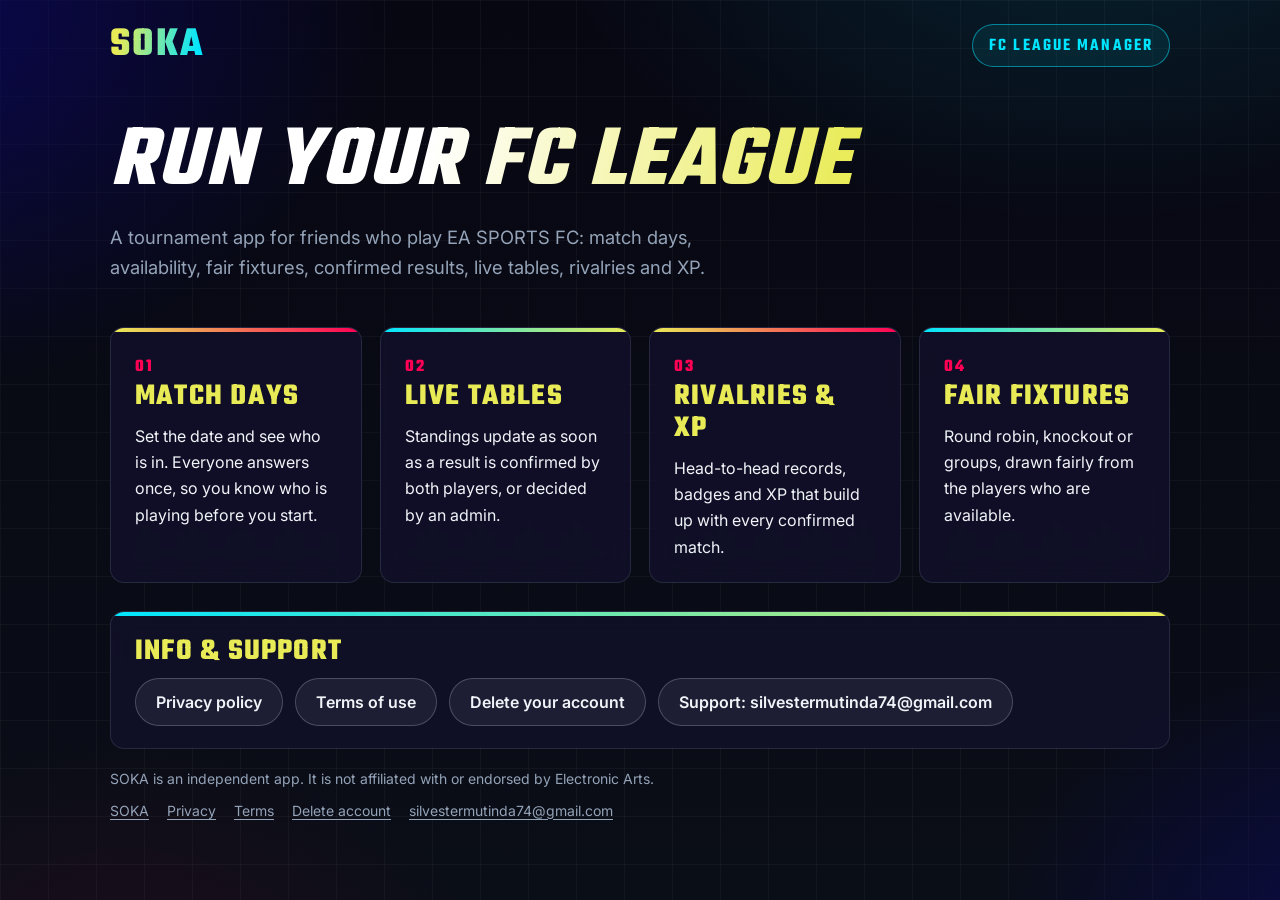
<file: index.html>
<!doctype html>
<html lang="en">
<head>
  <meta charset="utf-8">
  <meta name="viewport" content="width=device-width, initial-scale=1">
  <title>SOKA — run your FC league</title>
  <meta name="description" content="SOKA helps friends who play EA SPORTS FC run their own tournaments.">
  <meta name="theme-color" content="#070712">
  <link rel="preconnect" href="https://fonts.googleapis.com">
  <link rel="preconnect" href="https://fonts.gstatic.com" crossorigin>
  <link rel="stylesheet" href="https://fonts.googleapis.com/css2?family=Inter:wght@400;500;600;700;800&family=Teko:wght@600;700&display=swap">
  <link rel="stylesheet" href="theme.css">
</head>
<body>
  <a class="skip-link" href="#main">Skip to content</a>

  <header class="site-header">
    <div class="wrap wrap--wide">
      <a class="wordmark" href="index.html" aria-label="SOKA home">SOKA</a>
      <span class="pill">FC League Manager</span>
    </div>
  </header>

  <main id="main" class="wrap wrap--wide">
    <section class="hero" aria-labelledby="hero-title">
      <h1 id="hero-title">Run your FC league</h1>
      <p class="lead">A tournament app for friends who play EA SPORTS FC: match days, availability, fair fixtures, confirmed results, live tables, rivalries and XP.</p>
    </section>

    <section aria-label="Features" class="features">
      <article class="card">
        <span class="feature-num" aria-hidden="true">01</span>
        <h2>Match Days</h2>
        <p>Set the date and see who is in. Everyone answers once, so you know who is playing before you start.</p>
      </article>
      <article class="card card--cyan">
        <span class="feature-num" aria-hidden="true">02</span>
        <h2>Live Tables</h2>
        <p>Standings update as soon as a result is confirmed by both players, or decided by an admin.</p>
      </article>
      <article class="card">
        <span class="feature-num" aria-hidden="true">03</span>
        <h2>Rivalries &amp; XP</h2>
        <p>Head-to-head records, badges and XP that build up with every confirmed match.</p>
      </article>
      <article class="card card--cyan">
        <span class="feature-num" aria-hidden="true">04</span>
        <h2>Fair Fixtures</h2>
        <p>Round robin, knockout or groups, drawn fairly from the players who are available.</p>
      </article>
    </section>

    <section class="card card--cyan" aria-labelledby="links-title">
      <h2 id="links-title">Info &amp; support</h2>
      <ul class="link-pills">
        <li><a href="privacy.html">Privacy policy</a></li>
        <li><a href="terms.html">Terms of use</a></li>
        <li><a href="account-deletion.html">Delete your account</a></li>
        <li><a href="mailto:silvestermutinda74@gmail.com">Support: silvestermutinda74@gmail.com</a></li>
      </ul>
    </section>

    <p class="muted">SOKA is an independent app. It is not affiliated with or endorsed by Electronic Arts.</p>
  </main>

  <footer class="site-footer">
    <div class="wrap wrap--wide">
      <nav aria-label="Site">
        <ul>
          <li><a href="index.html">SOKA</a></li>
          <li><a href="privacy.html">Privacy</a></li>
          <li><a href="terms.html">Terms</a></li>
          <li><a href="account-deletion.html">Delete account</a></li>
          <li><a href="mailto:silvestermutinda74@gmail.com">silvestermutinda74@gmail.com</a></li>
        </ul>
      </nav>
    </div>
  </footer>
</body>
</html>
</file>
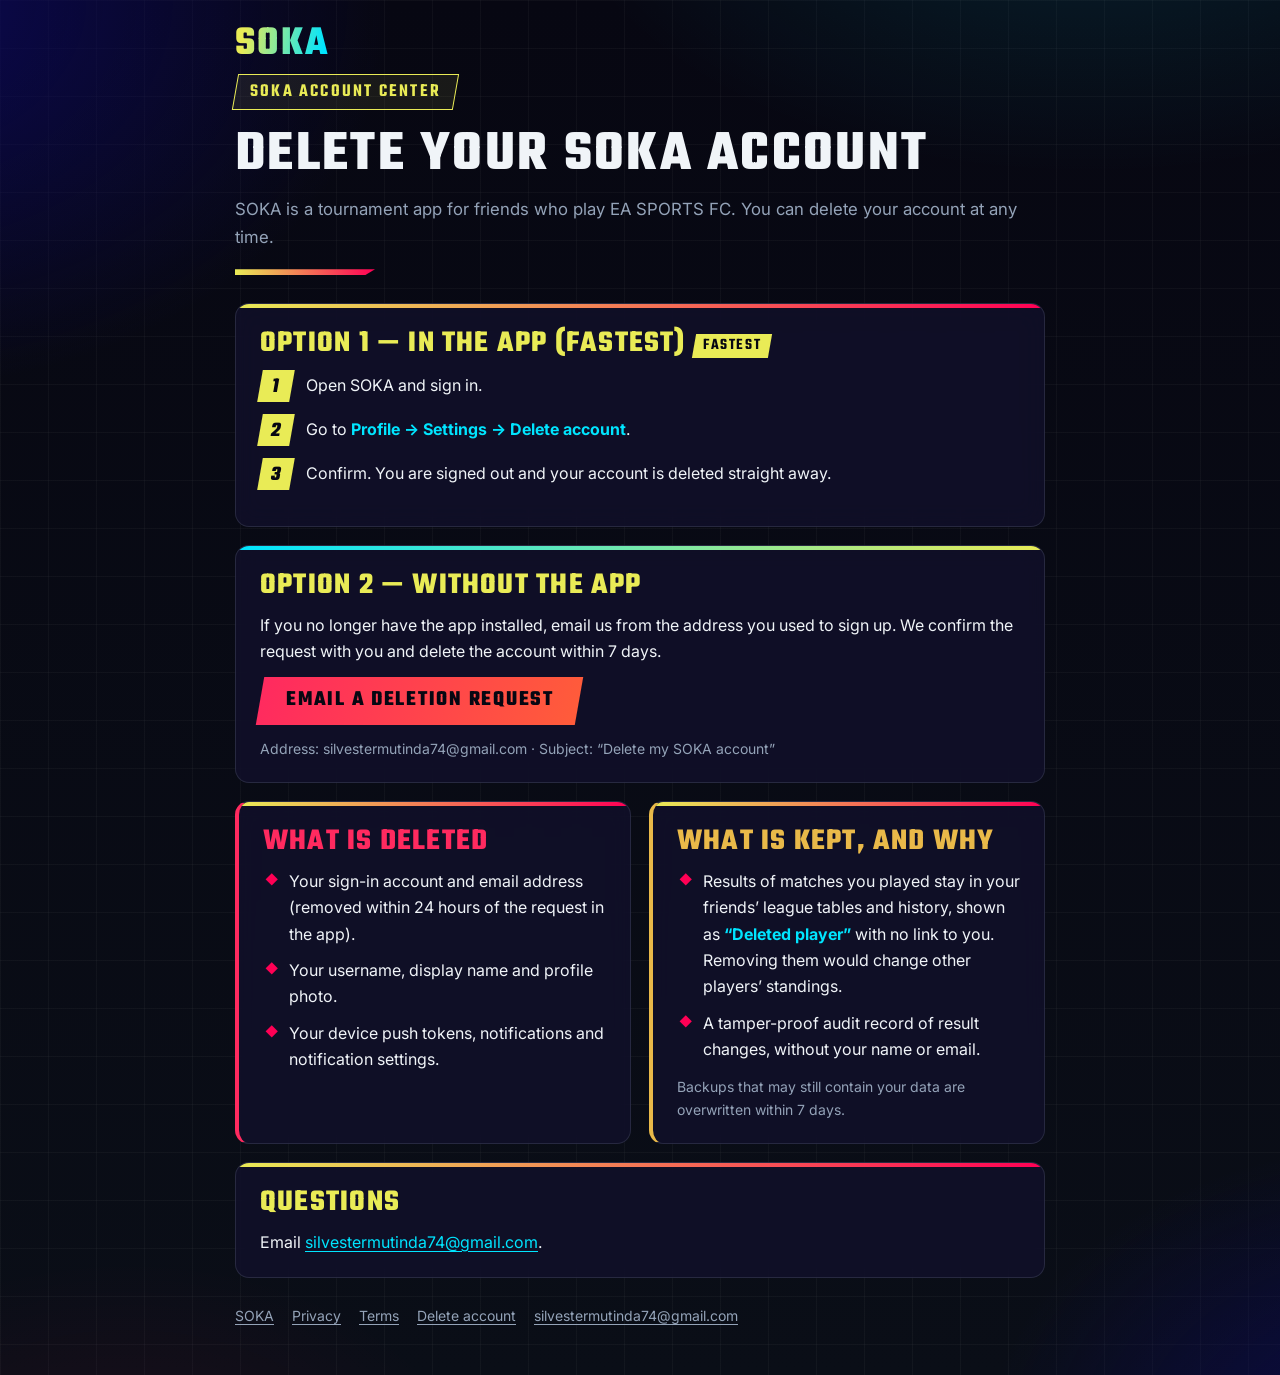
<file: account-deletion.html>
<!doctype html>
<html lang="en">
<head>
  <meta charset="utf-8">
  <meta name="viewport" content="width=device-width, initial-scale=1">
  <title>Delete your SOKA account</title>
  <meta name="description" content="How to delete your SOKA account and what happens to your data.">
  <meta name="robots" content="index, follow">
  <meta name="theme-color" content="#070712">
  <link rel="preconnect" href="https://fonts.googleapis.com">
  <link rel="preconnect" href="https://fonts.gstatic.com" crossorigin>
  <link rel="stylesheet" href="https://fonts.googleapis.com/css2?family=Inter:wght@400;500;600;700;800&family=Teko:wght@600;700&display=swap">
  <link rel="stylesheet" href="theme.css">
</head>
<body>
  <a class="skip-link" href="#main">Skip to content</a>

  <header class="site-header">
    <div class="wrap">
      <a class="wordmark" href="index.html" aria-label="SOKA home">SOKA</a>
    </div>
  </header>

  <main id="main" class="wrap">
    <div class="page-head">
      <span class="badge" aria-hidden="true"><span>SOKA Account Center</span></span>
      <h1>Delete your SOKA account</h1>
      <p class="lead">SOKA is a tournament app for friends who play EA SPORTS FC. You can delete your account at any time.</p>
      <span class="ribbon" aria-hidden="true"></span>
    </div>

    <section class="card">
      <h2>Option 1 — in the app (fastest)<span class="tag tag--yellow" aria-hidden="true"><span>Fastest</span></span></h2>
      <ol class="steps">
        <li>Open SOKA and sign in.</li>
        <li>Go to <strong>Profile → Settings → Delete account</strong>.</li>
        <li>Confirm. You are signed out and your account is deleted straight away.</li>
      </ol>
    </section>

    <section class="card card--cyan">
      <h2>Option 2 — without the app</h2>
      <p>If you no longer have the app installed, email us from the address you used to sign up. We confirm the request with you and delete the account within 7 days.</p>
      <p><a class="btn btn--danger" href="mailto:silvestermutinda74@gmail.com?subject=Delete%20my%20SOKA%20account&amp;body=Please%20delete%20the%20SOKA%20account%20that%20uses%20this%20email%20address.%0AUsername%20(if%20you%20remember%20it)%3A%20"><span>Email a deletion request</span></a></p>
      <p class="muted">Address: silvestermutinda74@gmail.com · Subject: “Delete my SOKA account”</p>
    </section>

    <div class="split">
      <section class="card box-deleted">
        <h2>What is deleted</h2>
        <ul class="list">
          <li>Your sign-in account and email address (removed within 24 hours of the request in the app).</li>
          <li>Your username, display name and profile photo.</li>
          <li>Your device push tokens, notifications and notification settings.</li>
        </ul>
      </section>

      <section class="card box-kept">
        <h2>What is kept, and why</h2>
        <ul class="list">
          <li>Results of matches you played stay in your friends’ league tables and history, shown as <strong>“Deleted player”</strong> with no link to you. Removing them would change other players’ standings.</li>
          <li>A tamper-proof audit record of result changes, without your name or email.</li>
        </ul>
        <p class="muted">Backups that may still contain your data are overwritten within 7 days.</p>
      </section>
    </div>

    <section class="card">
      <h2>Questions</h2>
      <p>Email <a href="mailto:silvestermutinda74@gmail.com">silvestermutinda74@gmail.com</a>.</p>
    </section>
  </main>

  <footer class="site-footer">
    <div class="wrap">
      <nav aria-label="Site">
        <ul>
          <li><a href="index.html">SOKA</a></li>
          <li><a href="privacy.html">Privacy</a></li>
          <li><a href="terms.html">Terms</a></li>
          <li><a href="account-deletion.html" aria-current="page">Delete account</a></li>
          <li><a href="mailto:silvestermutinda74@gmail.com">silvestermutinda74@gmail.com</a></li>
        </ul>
      </nav>
    </div>
  </footer>
</body>
</html>
</file>
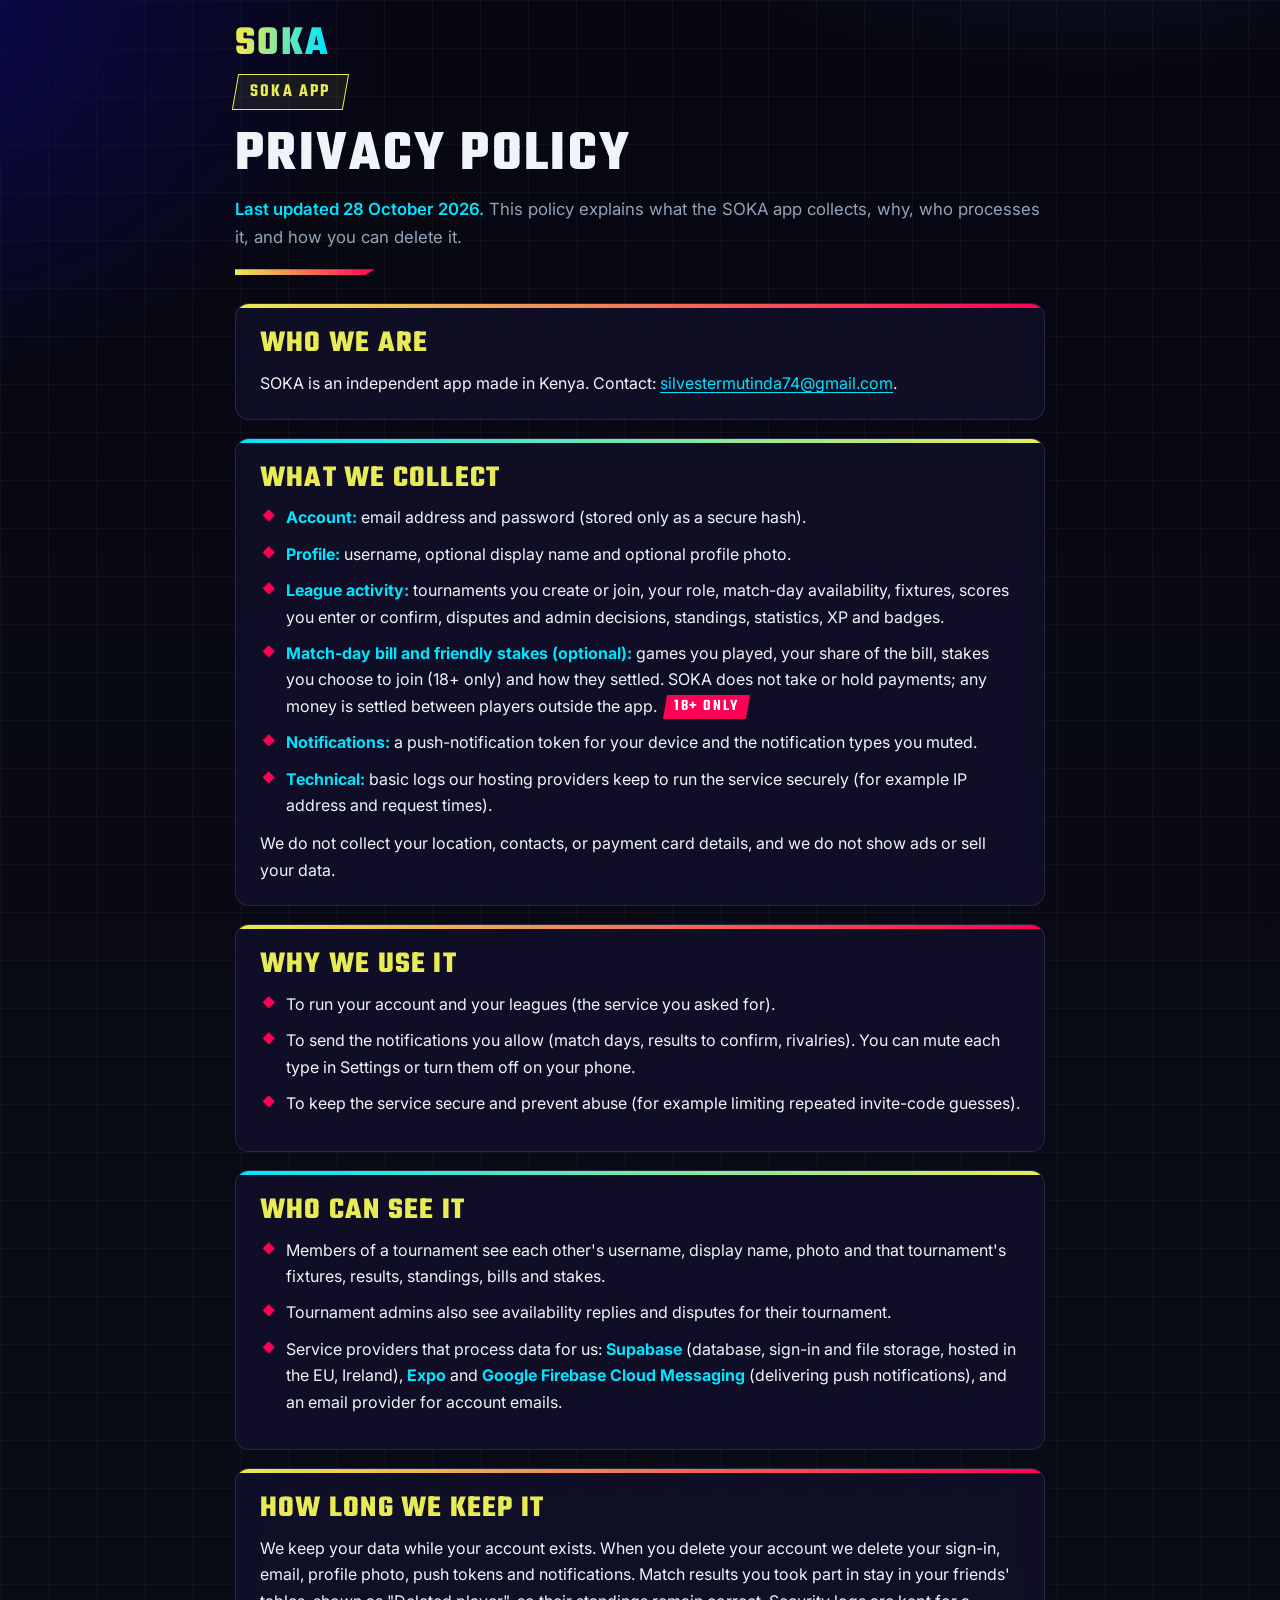
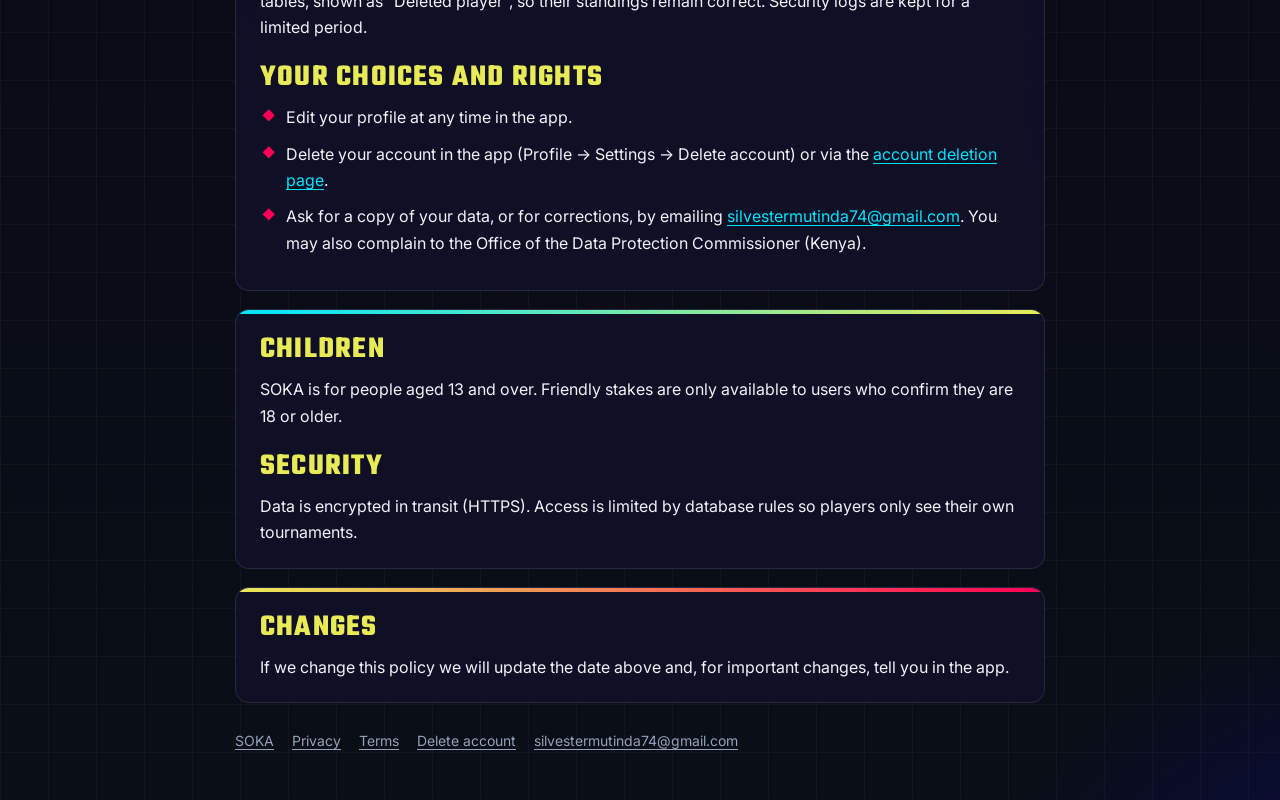
<file: privacy.html>
<!doctype html>
<html lang="en">
<head>
  <meta charset="utf-8">
  <meta name="viewport" content="width=device-width, initial-scale=1">
  <title>SOKA privacy policy</title>
  <meta name="description" content="What data SOKA collects, why, and your choices.">
  <meta name="theme-color" content="#070712">
  <link rel="preconnect" href="https://fonts.googleapis.com">
  <link rel="preconnect" href="https://fonts.gstatic.com" crossorigin>
  <link rel="stylesheet" href="https://fonts.googleapis.com/css2?family=Inter:wght@400;500;600;700;800&family=Teko:wght@600;700&display=swap">
  <link rel="stylesheet" href="theme.css">
</head>
<body>
  <a class="skip-link" href="#main">Skip to content</a>

  <header class="site-header">
    <div class="wrap">
      <a class="wordmark" href="index.html" aria-label="SOKA home">SOKA</a>
    </div>
  </header>

  <main id="main" class="wrap">
    <div class="page-head">
      <span class="badge" aria-hidden="true"><span>SOKA App</span></span>
      <h1>Privacy policy</h1>
      <p class="lead"><time datetime="2026-10-28">Last updated 28 October 2026.</time> This policy explains what the SOKA app collects, why, who processes it, and how you can delete it.</p>
      <span class="ribbon" aria-hidden="true"></span>
    </div>

    <section class="card">
      <h2>Who we are</h2>
      <p>SOKA is an independent app made in Kenya. Contact: <a href="mailto:silvestermutinda74@gmail.com">silvestermutinda74@gmail.com</a>.</p>
    </section>

    <section class="card card--cyan">
      <h2>What we collect</h2>
      <ul class="list">
        <li><strong>Account:</strong> email address and password (stored only as a secure hash).</li>
        <li><strong>Profile:</strong> username, optional display name and optional profile photo.</li>
        <li><strong>League activity:</strong> tournaments you create or join, your role, match-day availability, fixtures, scores you enter or confirm, disputes and admin decisions, standings, statistics, XP and badges.</li>
        <li><strong>Match-day bill and friendly stakes (optional):</strong> games you played, your share of the bill, stakes you choose to join (18+ only) and how they settled. SOKA does not take or hold payments; any money is settled between players outside the app.<span class="tag" aria-hidden="true"><span>18+ Only</span></span></li>
        <li><strong>Notifications:</strong> a push-notification token for your device and the notification types you muted.</li>
        <li><strong>Technical:</strong> basic logs our hosting providers keep to run the service securely (for example IP address and request times).</li>
      </ul>
      <p>We do not collect your location, contacts, or payment card details, and we do not show ads or sell your data.</p>
    </section>

    <section class="card">
      <h2>Why we use it</h2>
      <ul class="list">
        <li>To run your account and your leagues (the service you asked for).</li>
        <li>To send the notifications you allow (match days, results to confirm, rivalries). You can mute each type in Settings or turn them off on your phone.</li>
        <li>To keep the service secure and prevent abuse (for example limiting repeated invite-code guesses).</li>
      </ul>
    </section>

    <section class="card card--cyan">
      <h2>Who can see it</h2>
      <ul class="list">
        <li>Members of a tournament see each other's username, display name, photo and that tournament's fixtures, results, standings, bills and stakes.</li>
        <li>Tournament admins also see availability replies and disputes for their tournament.</li>
        <li>Service providers that process data for us: <strong>Supabase</strong> (database, sign-in and file storage, hosted in the EU, Ireland), <strong>Expo</strong> and <strong>Google Firebase Cloud Messaging</strong> (delivering push notifications), and an email provider for account emails.</li>
      </ul>
    </section>

    <section class="card">
      <h2>How long we keep it</h2>
      <p>We keep your data while your account exists. When you delete your account we delete your sign-in, email, profile photo, push tokens and notifications. Match results you took part in stay in your friends' tables, shown as "Deleted player", so their standings remain correct. Security logs are kept for a limited period.</p>

      <h2>Your choices and rights</h2>
      <ul class="list">
        <li>Edit your profile at any time in the app.</li>
        <li>Delete your account in the app (Profile → Settings → Delete account) or via the <a href="account-deletion.html">account deletion page</a>.</li>
        <li>Ask for a copy of your data, or for corrections, by emailing <a href="mailto:silvestermutinda74@gmail.com">silvestermutinda74@gmail.com</a>. You may also complain to the Office of the Data Protection Commissioner (Kenya).</li>
      </ul>
    </section>

    <section class="card card--cyan">
      <h2>Children</h2>
      <p>SOKA is for people aged 13 and over. Friendly stakes are only available to users who confirm they are 18 or older.</p>

      <h2>Security</h2>
      <p>Data is encrypted in transit (HTTPS). Access is limited by database rules so players only see their own tournaments.</p>
    </section>

    <section class="card">
      <h2>Changes</h2>
      <p>If we change this policy we will update the date above and, for important changes, tell you in the app.</p>
    </section>
  </main>

  <footer class="site-footer">
    <div class="wrap">
      <nav aria-label="Site">
        <ul>
          <li><a href="index.html">SOKA</a></li>
          <li><a href="privacy.html" aria-current="page">Privacy</a></li>
          <li><a href="terms.html">Terms</a></li>
          <li><a href="account-deletion.html">Delete account</a></li>
          <li><a href="mailto:silvestermutinda74@gmail.com">silvestermutinda74@gmail.com</a></li>
        </ul>
      </nav>
    </div>
  </footer>
</body>
</html>
</file>
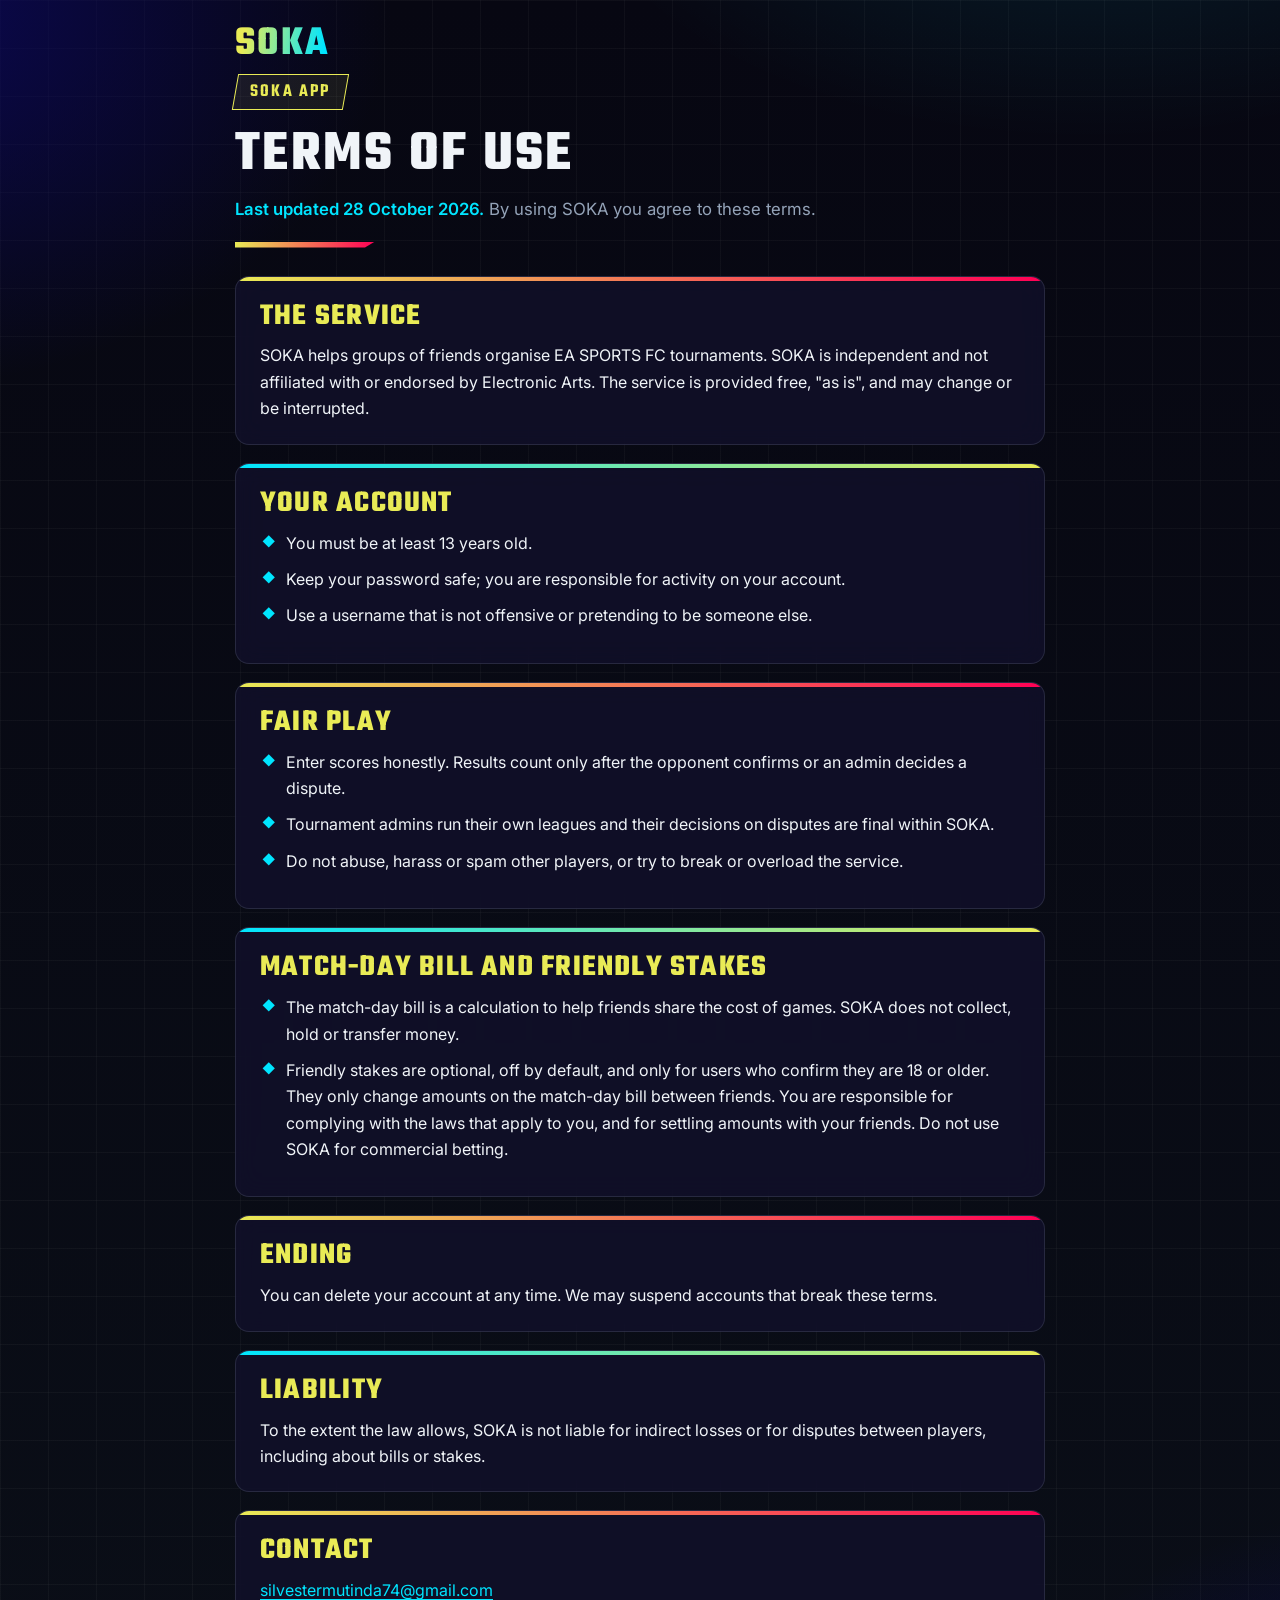
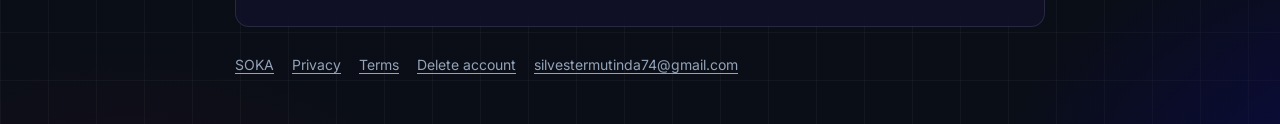
<file: terms.html>
<!doctype html>
<html lang="en">
<head>
  <meta charset="utf-8">
  <meta name="viewport" content="width=device-width, initial-scale=1">
  <title>SOKA terms of use</title>
  <meta name="description" content="The rules for using SOKA.">
  <meta name="theme-color" content="#070712">
  <link rel="preconnect" href="https://fonts.googleapis.com">
  <link rel="preconnect" href="https://fonts.gstatic.com" crossorigin>
  <link rel="stylesheet" href="https://fonts.googleapis.com/css2?family=Inter:wght@400;500;600;700;800&family=Teko:wght@600;700&display=swap">
  <link rel="stylesheet" href="theme.css">
</head>
<body>
  <a class="skip-link" href="#main">Skip to content</a>

  <header class="site-header">
    <div class="wrap">
      <a class="wordmark" href="index.html" aria-label="SOKA home">SOKA</a>
    </div>
  </header>

  <main id="main" class="wrap">
    <div class="page-head">
      <span class="badge" aria-hidden="true"><span>SOKA App</span></span>
      <h1>Terms of use</h1>
      <p class="lead"><time datetime="2026-10-28">Last updated 28 October 2026.</time> By using SOKA you agree to these terms.</p>
      <span class="ribbon" aria-hidden="true"></span>
    </div>

    <section class="card">
      <h2>The service</h2>
      <p>SOKA helps groups of friends organise EA SPORTS FC tournaments. SOKA is independent and not affiliated with or endorsed by Electronic Arts. The service is provided free, "as is", and may change or be interrupted.</p>
    </section>

    <section class="card card--cyan">
      <h2>Your account</h2>
      <ul class="list list--cyan">
        <li>You must be at least 13 years old.</li>
        <li>Keep your password safe; you are responsible for activity on your account.</li>
        <li>Use a username that is not offensive or pretending to be someone else.</li>
      </ul>
    </section>

    <section class="card">
      <h2>Fair play</h2>
      <ul class="list list--cyan">
        <li>Enter scores honestly. Results count only after the opponent confirms or an admin decides a dispute.</li>
        <li>Tournament admins run their own leagues and their decisions on disputes are final within SOKA.</li>
        <li>Do not abuse, harass or spam other players, or try to break or overload the service.</li>
      </ul>
    </section>

    <section class="card card--cyan">
      <h2>Match-day bill and friendly stakes</h2>
      <ul class="list list--cyan">
        <li>The match-day bill is a calculation to help friends share the cost of games. SOKA does not collect, hold or transfer money.</li>
        <li>Friendly stakes are optional, off by default, and only for users who confirm they are 18 or older. They only change amounts on the match-day bill between friends. You are responsible for complying with the laws that apply to you, and for settling amounts with your friends. Do not use SOKA for commercial betting.</li>
      </ul>
    </section>

    <section class="card">
      <h2>Ending</h2>
      <p>You can delete your account at any time. We may suspend accounts that break these terms.</p>
    </section>

    <section class="card card--cyan">
      <h2>Liability</h2>
      <p>To the extent the law allows, SOKA is not liable for indirect losses or for disputes between players, including about bills or stakes.</p>
    </section>

    <section class="card">
      <h2>Contact</h2>
      <p><a href="mailto:silvestermutinda74@gmail.com">silvestermutinda74@gmail.com</a></p>
    </section>
  </main>

  <footer class="site-footer">
    <div class="wrap">
      <nav aria-label="Site">
        <ul>
          <li><a href="index.html">SOKA</a></li>
          <li><a href="privacy.html">Privacy</a></li>
          <li><a href="terms.html" aria-current="page">Terms</a></li>
          <li><a href="account-deletion.html">Delete account</a></li>
          <li><a href="mailto:silvestermutinda74@gmail.com">silvestermutinda74@gmail.com</a></li>
        </ul>
      </nav>
    </div>
  </footer>
</body>
</html>
</file>
<file: theme.css>
/* SOKA web theme: console-football look, shared by every page. Plain CSS, no build step. */

:root {
  --bg-deep: #070712;
  --bg-deep-2: #0a0e17;
  --bg-navy: #0b0860;
  --surface: rgba(18, 17, 44, 0.75);
  --surface-solid: rgba(18, 17, 44, 0.96);
  --border: rgba(148, 163, 184, 0.18);
  --neon-yellow: #e9eb56;
  --neon-cyan: #00e5ff;
  --neon-pink: #ff0055;
  --danger: #ff2a5f;
  --gold: #e9b949;
  --text-main: #f0f4f8;
  --text-muted: #94a3b8;
  --on-neon: #070712;

  --font-display: 'Teko', 'Arial Narrow', 'Roboto Condensed', Impact, sans-serif;
  --font-body: 'Inter', system-ui, -apple-system, 'Segoe UI', Roboto, Arial, sans-serif;

  --radius: 14px;
  --wrap: 850px;
  --wrap-wide: 1100px;
  --ease: cubic-bezier(0.2, 0.7, 0.2, 1);
  color-scheme: dark;
}

* { box-sizing: border-box; }

html { -webkit-text-size-adjust: 100%; background-color: #070712; }

body {
  margin: 0;
  min-height: 100vh;
  color: var(--text-main);
  font: 16px/1.65 var(--font-body);
  background-color: var(--bg-deep);
  background-image:
    radial-gradient(900px 520px at 85% -10%, rgba(0, 229, 255, 0.12), transparent 60%),
    radial-gradient(800px 600px at -10% 0%, rgba(11, 8, 96, 0.85), transparent 65%),
    radial-gradient(700px 500px at 110% 105%, rgba(11, 8, 96, 0.7), transparent 60%),
    radial-gradient(600px 420px at 10% 110%, rgba(255, 0, 85, 0.08), transparent 60%),
    linear-gradient(rgba(240, 244, 248, 0.035) 1px, transparent 1px),
    linear-gradient(90deg, rgba(240, 244, 248, 0.035) 1px, transparent 1px),
    linear-gradient(180deg, var(--bg-deep), var(--bg-deep-2));
  background-size: auto, auto, auto, auto, 48px 48px, 48px 48px, auto;
  /* No background-attachment: fixed: iOS Safari ignores it and it cuts off on long pages. */
}

/* ---------- Layout ---------- */

.wrap { width: 100%; max-width: var(--wrap); margin: 0 auto; padding: 0 20px; }
.wrap--wide { max-width: var(--wrap-wide); }

.skip-link {
  position: absolute; left: 12px; top: -48px; z-index: 10;
  padding: 10px 16px; border-radius: 8px;
  background: var(--neon-yellow); color: var(--on-neon); font-weight: 700; text-decoration: none;
}
.skip-link:focus { top: 12px; }

.site-header { padding: 24px 0 8px; }
.site-header .wrap { display: flex; align-items: center; justify-content: space-between; gap: 12px; flex-wrap: wrap; }

.wordmark {
  font-family: var(--font-display); font-weight: 700; font-size: 2.6rem; line-height: 1;
  letter-spacing: 0.06em; text-transform: uppercase; text-decoration: none;
  background: linear-gradient(100deg, var(--neon-yellow) 10%, var(--neon-cyan) 90%);
  -webkit-background-clip: text; background-clip: text; color: transparent;
}

main { display: block; padding: 24px 0 48px; }

.site-footer { padding: 8px 0 40px; color: var(--text-muted); font-size: 14px; }
.site-footer nav ul { list-style: none; margin: 0 0 8px; padding: 0; display: flex; flex-wrap: wrap; gap: 4px 18px; }
.site-footer a { color: var(--text-muted); }
.site-footer a:hover { color: var(--neon-cyan); }

/* ---------- Type ---------- */

h1, h2, h3, .display {
  font-family: var(--font-display); font-weight: 700; text-transform: uppercase;
  letter-spacing: 0.04em; line-height: 1.05; margin: 0;
}
h1 { font-size: clamp(2.6rem, 6vw, 3.6rem); color: var(--text-main); }
h2 { font-size: 1.9rem; color: var(--neon-yellow); margin-bottom: 10px; }
h3 { font-size: 1.45rem; color: var(--text-main); margin-bottom: 6px; }

p { margin: 0 0 12px; }
p:last-child { margin-bottom: 0; }
.lead { color: var(--text-muted); font-size: 1.05rem; margin: 10px 0 0; }
.muted { color: var(--text-muted); font-size: 14px; }
time, .timestamp { color: var(--neon-cyan); font-weight: 600; }

a { color: var(--neon-cyan); text-underline-offset: 3px; }
a:hover { color: var(--neon-yellow); }
strong { color: var(--neon-cyan); font-weight: 700; }

:focus-visible { outline: 3px solid var(--neon-yellow); outline-offset: 3px; border-radius: 4px; }

/* ---------- Page heading block ---------- */

.page-head { margin-bottom: 28px; }
.page-head .badge { margin-bottom: 16px; }

/* Angled neon ribbon under the title (terms, privacy, account pages) */
.ribbon {
  display: block; height: 6px; width: 140px; margin-top: 18px;
  background: linear-gradient(90deg, var(--neon-yellow), var(--neon-pink));
  clip-path: polygon(0 0, 100% 0, calc(100% - 10px) 100%, 0 100%);
}

/* ---------- Badges, tags, buttons (skewed, text counter-skewed) ---------- */

.badge, .btn, .tag {
  display: inline-block; transform: skewX(-10deg); text-decoration: none;
}
.badge > span, .btn > span, .tag > span { display: inline-block; transform: skewX(10deg); }

.badge {
  padding: 4px 14px; border: 1px solid var(--neon-yellow); color: var(--neon-yellow);
  font-family: var(--font-display); font-weight: 600; font-size: 1.15rem; letter-spacing: 0.12em;
  text-transform: uppercase; line-height: 1.4; background: rgba(233, 235, 86, 0.08);
}
.badge--pink { border-color: var(--neon-pink); color: #fff; background: var(--neon-pink); }
.badge--danger { border-color: var(--danger); color: var(--on-neon); background: var(--danger); }

.tag {
  margin-left: 8px; padding: 0 9px; vertical-align: 2px;
  font-family: var(--font-display); font-weight: 600; font-size: 1rem; letter-spacing: 0.1em;
  text-transform: uppercase; line-height: 1.5; color: #fff; background: var(--neon-pink);
}
.tag--yellow { background: var(--neon-yellow); color: var(--on-neon); }

.btn {
  min-height: 48px; padding: 12px 26px; border: 0; cursor: pointer;
  font-family: var(--font-display); font-weight: 700; font-size: 1.35rem; letter-spacing: 0.08em;
  text-transform: uppercase; line-height: 1;
  color: var(--on-neon); background: var(--neon-yellow);
  box-shadow: 0 0 0 rgba(233, 235, 86, 0);
  transition: transform 180ms var(--ease), background-color 180ms var(--ease), box-shadow 180ms var(--ease);
}
.btn:hover, .btn:focus-visible {
  color: var(--on-neon); background: var(--neon-cyan);
  transform: skewX(-10deg) translateY(-2px); box-shadow: 0 8px 24px rgba(0, 229, 255, 0.35);
}
.btn--danger { background: linear-gradient(100deg, var(--danger), #ff5c3a); }
.btn--danger:hover, .btn--danger:focus-visible { background: linear-gradient(100deg, #ff4d78, #ff7a5c); box-shadow: 0 8px 24px rgba(255, 42, 95, 0.4); }

/* ---------- Glass cards ---------- */

.card {
  position: relative; overflow: hidden;
  margin: 0 0 18px; padding: 24px 24px 22px;
  background: var(--surface-solid);
  border: 1px solid var(--border); border-radius: var(--radius);
  transition: transform 200ms var(--ease), border-color 200ms var(--ease), box-shadow 200ms var(--ease);
}
@supports ((-webkit-backdrop-filter: blur(12px)) or (backdrop-filter: blur(12px))) {
  .card { background: var(--surface); -webkit-backdrop-filter: blur(12px); backdrop-filter: blur(12px); }
}
.card::before {
  content: ''; position: absolute; inset: 0 0 auto 0; height: 4px;
  background: linear-gradient(90deg, var(--neon-yellow), var(--neon-pink));
}
.card--cyan::before { background: linear-gradient(90deg, var(--neon-cyan), var(--neon-yellow)); }
.card:hover {
  transform: translateY(-2px);
  border-color: rgba(233, 235, 86, 0.45);
  box-shadow: 0 10px 30px rgba(0, 0, 0, 0.35), 0 0 0 1px rgba(233, 235, 86, 0.15);
}
.card h2 + h2, .card p + h2, .card ul + h2 { margin-top: 22px; }

/* ---------- Lists ---------- */

.list { list-style: none; margin: 0 0 12px; padding: 0; }
.list li { position: relative; padding-left: 26px; margin: 10px 0; }
.list li::before {
  content: '◆'; position: absolute; left: 2px; top: 1px;
  color: var(--neon-pink); font-size: 0.8em;
}
.list--cyan li::before { color: var(--neon-cyan); }

.steps { list-style: none; counter-reset: step; margin: 0; padding: 0; }
.steps li { counter-increment: step; position: relative; padding-left: 46px; margin: 12px 0; min-height: 32px; }
.steps li::before {
  content: counter(step); position: absolute; left: 0; top: -2px;
  width: 32px; height: 32px; display: grid; place-items: center;
  font-family: var(--font-display); font-weight: 700; font-size: 1.3rem; color: var(--on-neon);
  background: var(--neon-yellow); transform: skewX(-10deg);
}

/* ---------- Landing ---------- */

.pill {
  display: inline-block; padding: 6px 16px; border-radius: 999px;
  border: 1px solid rgba(0, 229, 255, 0.5); color: var(--neon-cyan);
  font-family: var(--font-display); font-weight: 600; font-size: 1.1rem; letter-spacing: 0.12em; text-transform: uppercase;
  background: rgba(0, 229, 255, 0.08);
}

.hero { padding: 48px 0 36px; }
.hero h1 {
  font-size: clamp(3rem, 8vw, 5.5rem); font-style: italic; line-height: 0.92; letter-spacing: 0.02em;
  background: linear-gradient(100deg, #fff 30%, var(--neon-yellow) 70%);
  -webkit-background-clip: text; background-clip: text; color: transparent;
}
.hero .lead { max-width: 640px; font-size: 1.15rem; margin-top: 18px; }

.features { display: grid; grid-template-columns: repeat(auto-fit, minmax(230px, 1fr)); gap: 18px; margin: 8px 0 28px; }
.features .card { margin: 0; }
.feature-num { font-family: var(--font-display); font-weight: 700; font-size: 1.1rem; letter-spacing: 0.14em; color: var(--neon-pink); }

.link-pills { list-style: none; margin: 0; padding: 0; display: flex; flex-wrap: wrap; gap: 12px; }
.link-pills a {
  display: inline-flex; align-items: center; min-height: 48px; padding: 10px 20px; border-radius: 999px;
  color: var(--text-main); text-decoration: none; font-weight: 600;
  border: 1px solid rgba(240, 244, 248, 0.22); background: rgba(240, 244, 248, 0.06);
  transition: background-color 180ms var(--ease), color 180ms var(--ease), transform 180ms var(--ease), box-shadow 180ms var(--ease);
}
.link-pills a:hover, .link-pills a:focus-visible {
  color: var(--on-neon); background: var(--neon-yellow); border-color: var(--neon-yellow);
  transform: translateY(-2px); box-shadow: 0 8px 22px rgba(233, 235, 86, 0.3);
}

/* ---------- Account deletion ---------- */

.split { display: grid; grid-template-columns: 1fr 1fr; gap: 18px; margin-bottom: 18px; }
.split .card { margin: 0; }
.box-deleted { border-left: 4px solid var(--danger); }
.box-kept { border-left: 4px solid var(--gold); }
.box-deleted h2 { color: var(--danger); }
.box-kept h2 { color: var(--gold); }

/* ---------- 404 ---------- */

.lost { min-height: calc(100vh - 160px); display: grid; place-items: center; padding: 24px 0; }
.card--angled {
  max-width: 620px; width: 100%; text-align: center; padding: 40px 28px 34px;
  clip-path: polygon(28px 0, 100% 0, 100% calc(100% - 28px), calc(100% - 28px) 100%, 0 100%, 0 28px);
}
.scoreboard {
  font-family: var(--font-display); font-weight: 700; font-size: 7rem; line-height: 0.9; letter-spacing: 0.06em;
  background: linear-gradient(180deg, var(--neon-yellow), var(--neon-pink));
  -webkit-background-clip: text; background-clip: text; color: transparent;
  margin: 18px 0 6px;
}
.card--angled .lead { margin: 10px auto 26px; max-width: 460px; }

/* ---------- Small screens ---------- */

@media (max-width: 600px) {
  .wrap { padding: 0 16px; }
  .wordmark { font-size: 2.2rem; }
  h2 { font-size: 1.65rem; }
  .card { padding: 20px 18px 18px; }
  .hero { padding: 28px 0 24px; }
  .split { grid-template-columns: 1fr; }
  .scoreboard { font-size: 5.5rem; }
  .card--angled { padding: 32px 18px 28px; }
  .btn { font-size: 1.25rem; padding: 12px 20px; }
}

/* ---------- Reduced motion ---------- */

@media (prefers-reduced-motion: reduce) {
  *, *::before, *::after { transition: none !important; animation: none !important; }
  .card:hover, .link-pills a:hover, .link-pills a:focus-visible { transform: none; }
  .btn:hover, .btn:focus-visible { transform: skewX(-10deg); }
}
</file>
